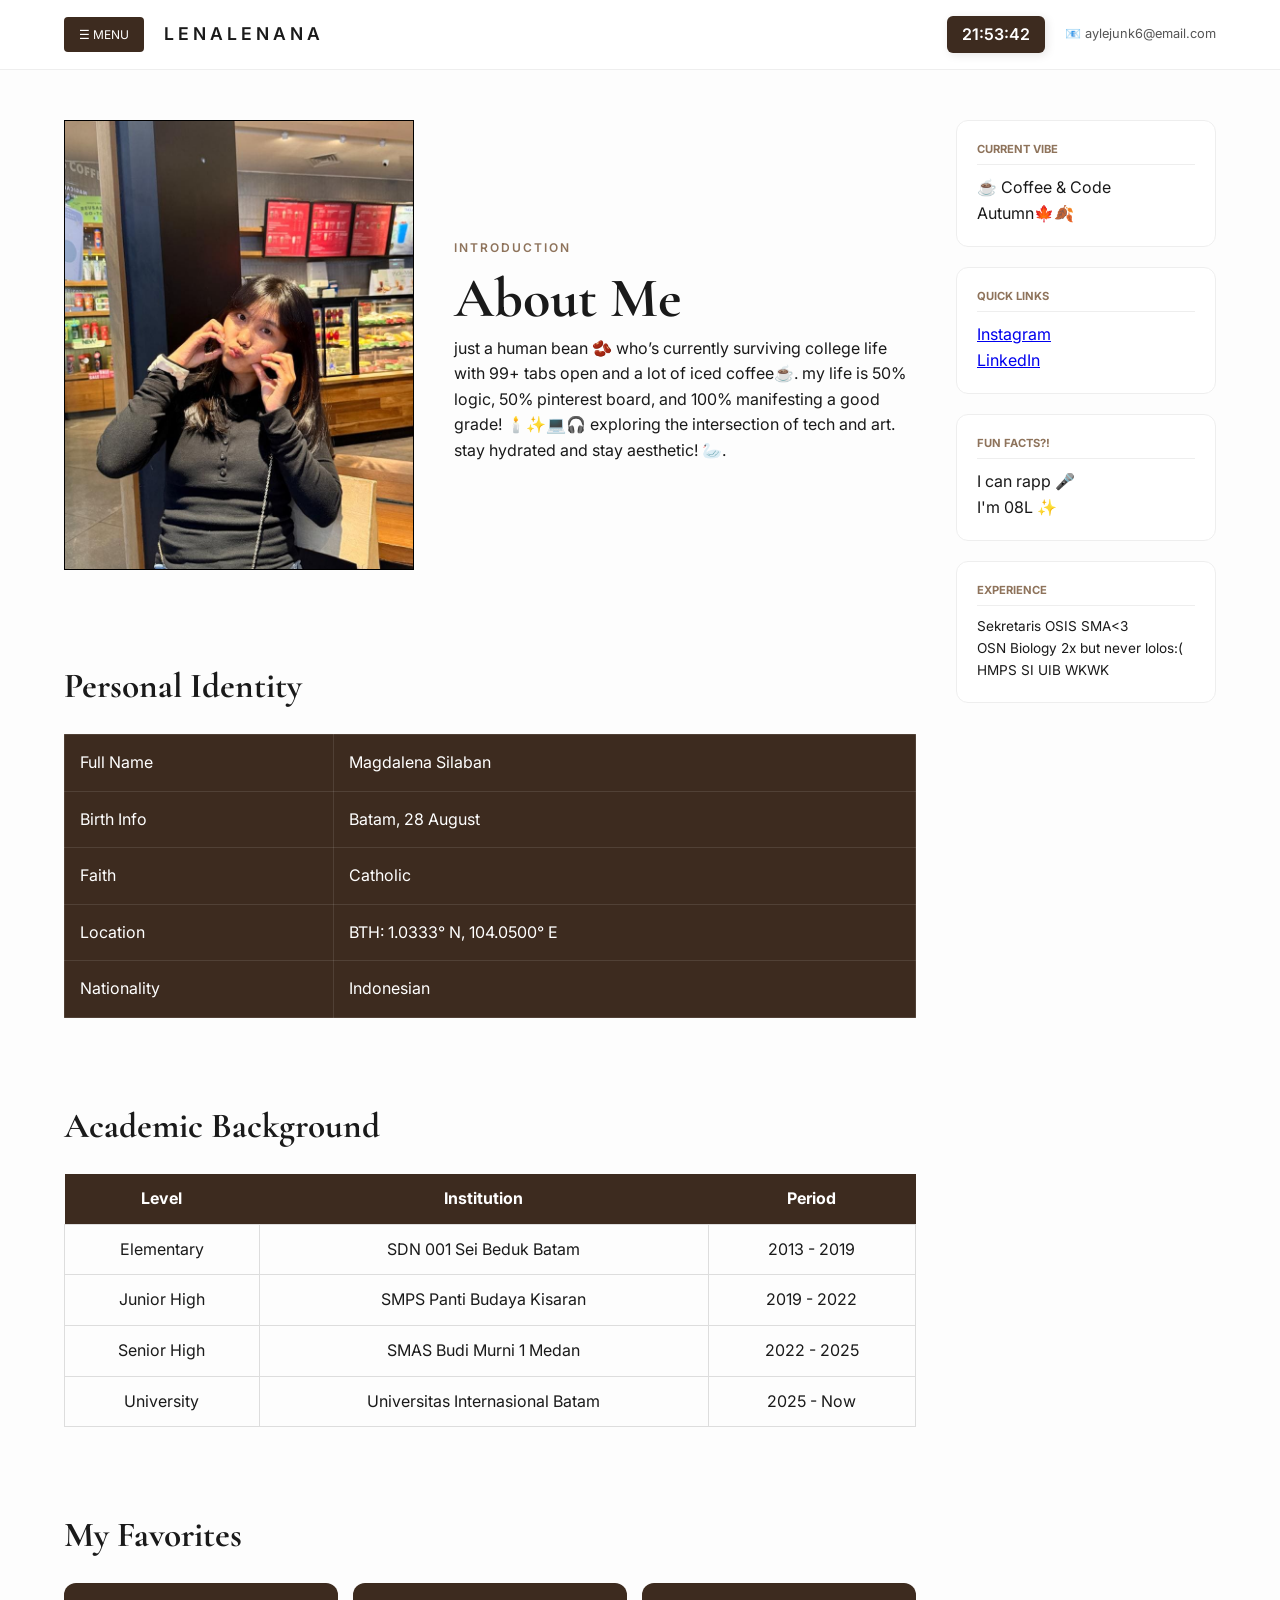
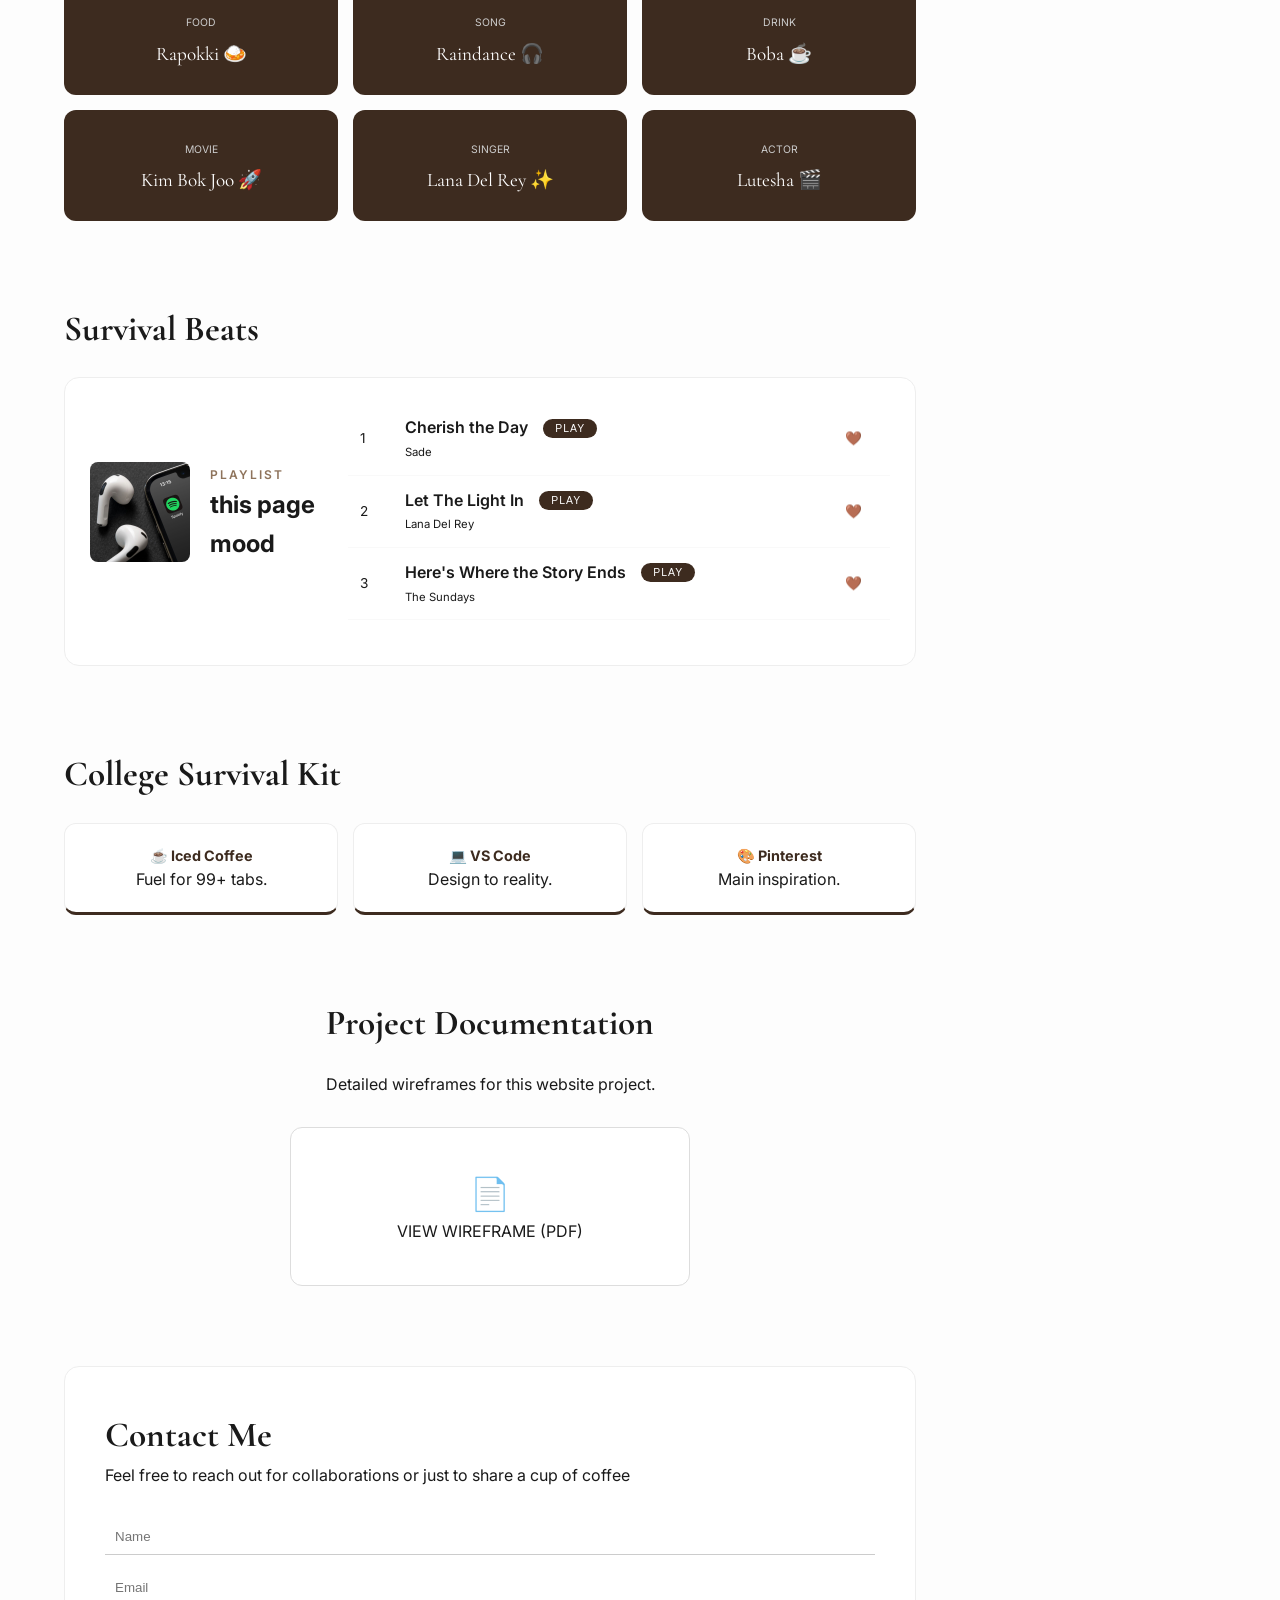
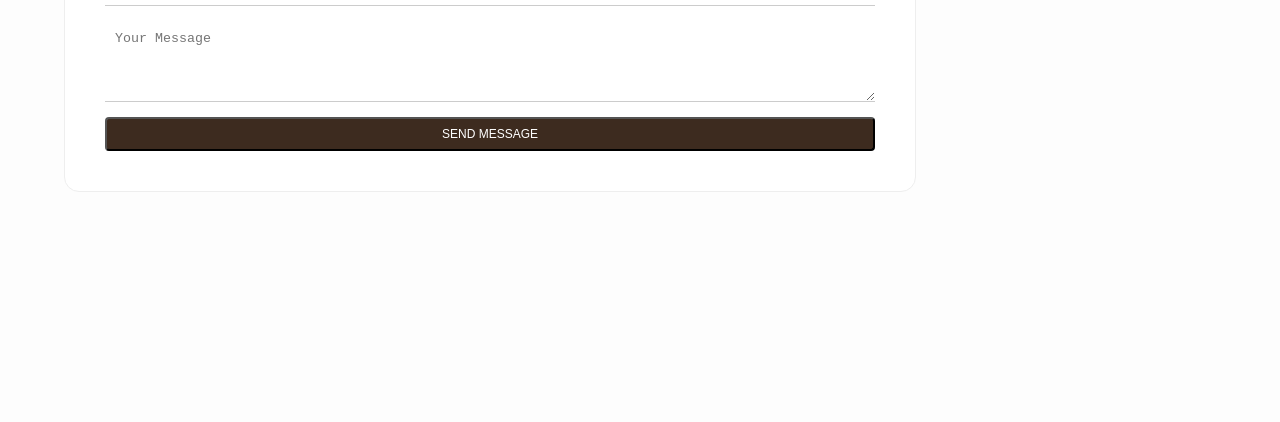
<file: index.html>
<!DOCTYPE html>
<html lang="id">
<head>
    <meta charset="UTF-8">
    <meta name="viewport" content="width=device-width, initial-scale=1.0">
    <title>LENALENANA | Official Profile</title>
    <link rel="stylesheet" href="style.css">
</head>
<body onload="startTime()">

<nav id="sideNav" class="sidenav">
    <a href="javascript:void(0)" class="closebtn" onclick="toggleNav()">&times;</a>
    <div class="nav-header"><h2 style="color: white; padding-left: 20px;">Navigation</h2></div>
    <a href="#me" onclick="toggleNav()">🏠 Home</a>
    <a href="#profil" onclick="toggleNav()">👤 Profile</a>
    <a href="#academy" onclick="toggleNav()">🎓 Academy</a>
    <a href="#favorites" onclick="toggleNav()">✨ Favorites</a>
    <a href="#playlist-spotify" onclick="toggleNav()">🎵 Playlist</a>
    <a href="#survival" onclick="toggleNav()">☕ Survival Kit</a>
    <a href="#wireframe" onclick="toggleNav()">📄 Wireframe</a>
    <a href="#contact" onclick="toggleNav()">📩 Contact Me</a>
</nav>
<header>
    <div class="nav-container">
        <div class="header-left">
            <div class="menu-btn" onclick="toggleNav()">☰ Menu</div>
            <span class="logo">LENALENANA</span>
        </div>
        <div class="header-right">
            <div id="clock" class="digital-clock">00:00:00</div>
            <div class="header-info">📧 aylejunk6@email.com</div>
        </div>
    </div>
</header>

<main class="wrapper">
    <div class="main-layout-container">
        
        <div class="content-left">
            <section id="me" class="section-me reveal active">
                <div class="me-content">
                    <div class="photo-container">
                        <img src="profil.jpg" alt="Profile" id="mainPhoto">
                    </div>
                    <div class="text-about">
                        <span class="label">Introduction</span>
                        <h1>About Me</h1>
                        <p class="description">just a human bean 🫘 who’s currently surviving college life with 99+ tabs open and a lot of iced coffee☕️. my life is 50% logic, 50% pinterest board, and 100% manifesting a good grade! 🕯️✨💻🎧 exploring the intersection of tech and art. stay hydrated and stay aesthetic! 🦢.</p>
                    </div>
                </div>
            </section>

            <section id="profil" class="section-profil reveal">
                <h3 class="title-serif">Personal Identity</h3>
                <table class="table-biodata">
                    <tr><td>Full Name</td><td>Magdalena Silaban</td></tr>
                    <tr><td>Birth Info</td><td>Batam, 28 August</td></tr>
                    <tr><td>Faith</td><td>Catholic</td></tr>
                    <tr><td>Location</td><td>BTH: 1.0333° N, 104.0500° E</td></tr>
                    <tr><td>Nationality</td><td>Indonesian</td></tr>
                </table>
            </section>

            <section id="academy" class="section-academy reveal">
                <h3 class="title-serif">Academic Background</h3>
                <table class="table-pendidikan">
                    <thead>
                        <tr><th>Level</th><th>Institution</th><th>Period</th></tr>
                    </thead>
                    <tbody>
                        <tr><td>Elementary</td><td>SDN 001 Sei Beduk Batam</td><td>2013 - 2019</td></tr>
                        <tr><td>Junior High</td><td>SMPS Panti Budaya Kisaran</td><td>2019 - 2022</td></tr>
                        <tr><td>Senior High</td><td>SMAS Budi Murni 1 Medan</td><td>2022 - 2025</td></tr>
                        <tr><td>University</td><td>Universitas Internasional Batam</td><td>2025 - Now</td></tr>
                    </tbody>
                </table>
            </section>

            <section id="favorites" class="section-fav reveal">
                <h3 class="title-serif">My Favorites</h3>
                <div class="fav-grid">
                    <div class="fav-item-dark" onclick="showPhoto('rapokki.jpg')">
                        <span class="fav-label-light">Food</span>
                        <p>Rapokki 🍛</p>
                    </div>
                    <div class="fav-item-dark">
                        <span class="fav-label-light">Song</span>
                        <p>Raindance 🎧</p>
                    </div>
                    <div class="fav-item-dark" onclick="showPhoto('drink.jpg')">
                        <span class="fav-label-light">Drink</span>
                        <p>Boba ☕</p>
                    </div>
                    <div class="fav-item-dark" onclick="showPhoto('movie.jpg')">
                        <span class="fav-label-light">Movie</span>
                        <p>Kim Bok Joo 🚀</p>
                    </div>
                    <div class="fav-item-dark" onclick="showPhoto('singer.jpg')">
                        <span class="fav-label-light">Singer</span>
                        <p>Lana Del Rey ✨</p>
                    </div>
                    <div class="fav-item-dark" onclick="showPhoto('aktor.jpg')">
                        <span class="fav-label-light">Actor</span>
                        <p>Lutesha 🎬</p>
                    </div>
                </div>
            </section>

   <section id="playlist-spotify" class="reveal">
                <h3 class="title-serif">Survival Beats</h3>
                <div class="spotify-container">
                    <audio id="spotifyAudio"><source src="" type="audio/mpeg"></audio>
                    <div class="spot-header">
                        <img src="mussic.jpg" class="spot-img">
                        <div>
                            <span class="label">Playlist</span>
                            <h2 style="font-size: 1.5rem; margin: 0;">this page mood</h2>
                        </div>
        <table class="spot-list">
            <tr>
                <td>1</td>
                <td>
                    <div class="track-row">
                        <span class="track-title">Cherish the Day</span>
                        <button class="play-pause-btn" onclick="playTrack('Cherish.mp3', this)">PLAY</button>
                    </div>
                    <small>Sade</small>
                </td>
                <td>🤎</td>
            </tr>
            <tr>
                <td>2</td>
                <td>
                    <div class="track-row">
                        <span class="track-title">Let The Light In</span>
                        <button class="play-pause-btn" onclick="playTrack('ldr.mp3', this)">PLAY</button>
                    </div>
                    <small>Lana Del Rey</small>
                </td>
                <td>🤎</td>
            </tr>
            <td>3</td>
                <td>
                    <div class="track-row">
                        <span class="track-title">Here's Where the Story Ends</span>
                        <button class="play-pause-btn" onclick="playTrack('The.mp3', this)">PLAY</button>
                    </div>
                    <small>The Sundays</small>
                </td>
                <td>🤎</td>
            </tr>
        </table>
    </div>
</section>
            </section>

            <section id="survival" class="reveal">
                <h3 class="title-serif">College Survival Kit</h3>
                <div class="survival-grid">
                    <div class="kit-card"><h3>☕ Iced Coffee</h3><p>Fuel for 99+ tabs.</p></div>
                    <div class="kit-card"><h3>💻 VS Code</h3><p>Design to reality.</p></div>
                    <div class="kit-card"><h3>🎨 Pinterest</h3><p>Main inspiration.</p></div>
                </div>
            </section>

            <section id="wireframe" class="section-wireframe reveal" style="text-align: center; margin-top: 80px;">
                <h3 class="title-serif">Project Documentation</h3>
                <p style="margin-bottom: 30px;">Detailed wireframes for this website project.</p>
                <a href="wireframe.pdf" target="_blank" class="wf-card-btn">
                    <div class="wf-inner">
                        <span style="font-size: 2rem;">📄</span>
                        <p>VIEW WIREFRAME (PDF)</p>
                    </div>
                </a>
            </section>

            <section id="contact" class="section-contact reveal" style="margin-top: 80px; padding-bottom: 100px;">
                <div class="contact-box">
                    <div class="contact-header">
                        <h3 class="title-serif" style="margin: 0;">Contact Me</h3>
                        <p>Feel free to reach out for collaborations 
                            or just to share a cup of coffee</p>
                    </div>
                    <form class="simple-form">
                        <input type="text" placeholder="Name">
                        <input type="email" placeholder="Email">
                        <textarea placeholder="Your Message" rows="4"></textarea>
                        <button type="button" class="menu-btn">Send Message</button>
                    </form>
                </div>
            </section>
        </div>

        <aside class="side-panel-right">

            <div class="card-group">

                <h3>Current Vibe</h3>

                <p>☕ Coffee & Code</p>

                <p>Autumn🍁🍂</p>

            </div>

            <div class="card-group">

                <h3>Quick Links</h3>

                <p><a href="www.instagram.com/kekeyihae">Instagram</a></p>

                <p><a href="#">LinkedIn</a></p>

            </div>

            <div class="card-group">

                <h3>Fun Facts?!</h3>

                <p>I can rapp 🎤</p>

                <p>I'm 08L ✨</p>

            </div>

            <div class="card-group">

                <h3>Experience</h3>

                <ul class="skill-list">

                    <li>Sekretaris OSIS SMA<3</li>

                    <li>OSN Biology 2x but never lolos:(</li>

                    <li>HMPS SI UIB WKWK</li>

                </ul>

            </div>

        </aside>

    </div>
</main>

<div id="photoModal" class="modal" onclick="closeModal()"><img class="modal-content" id="imgTarget"></div>

<script src="script.js"></script>
</body>
</html>
</file>
<file: style.css>
@import url('https://fonts.googleapis.com/css2?family=Cormorant+Garamond:ital,wght@1,600&family=Inter:wght@300;400;600&display=swap');

:root {
    --dark-choco: #3d2b1f;
    --nav-bg: #3d2b1f;
    --accent: #8e735b;
    --light-bg: #fdfdfd;
}

* { box-sizing: border-box; margin: 0; padding: 0; }
html { scroll-behavior: smooth; }
body { font-family: 'Inter', sans-serif; background-color: var(--light-bg); color: #1a1a1a; overflow-x: hidden; line-height: 1.6; }

/* HEADER & NAV */
header {

    position: fixed;

    top: 0;

    width: 100%;

    background: #fff;

    padding: 10px 5%;

    z-index: 100;

    border-bottom: 1px solid #eee;

    height: 70px;

}



.nav-container {

    display: flex;

    justify-content: space-between;

    align-items: center;

    height: 100%;

}



.header-left, .header-right {

    display: flex;

    align-items: center;

    gap: 20px;

}



.logo {

    font-weight: 600;

    letter-spacing: 4px;

    font-size: 1.1rem;

}



.menu-btn {

    background: var(--nav-bg);

    color: white;

    padding: 8px 15px;

    border-radius: 4px;

    cursor: pointer;

    font-size: 0.75rem;

    text-transform: uppercase;

}



.digital-clock {

    background: var(--dark-choco);

    color: white;

    padding: 6px 15px;

    border-radius: 6px;

    font-weight: 600;

    font-size: 1rem;

    box-shadow: 2px 2px 10px rgba(0,0,0,0.1);

}



.header-info {

    font-size: 0.8rem;

    color: #555;

}


.sidenav { height: 100%; width: 0; position: fixed; z-index: 200; top: 0; left: 0; background-color: var(--nav-bg); overflow-x: hidden; transition: 0.5s; padding-top: 60px; }
.sidenav a { padding: 15px 30px; text-decoration: none; font-size: 1rem; color: white !important; display: block; }
.sidenav .closebtn { position: absolute; top: 10px; right: 25px; font-size: 36px; color: white; }

/* LAYOUT */
.wrapper { width: 90%; max-width: 1200px; margin: 120px auto 50px; }
.main-layout-container { display: flex; justify-content: space-between; gap: 40px; align-items: flex-start; }
.content-left { flex: 1; min-width: 0; }
.side-panel-right { flex: 0 0 260px; position: sticky; top: 100px; height: fit-content; }

/* CONTENT STYLES */
section { margin-bottom: 80px; }
.me-content { display: flex; align-items: center; gap: 40px; margin-bottom: 30px; }
.photo-container img { width: 350px; height: 450px; object-fit: cover; border: 1px solid #000; }
.text-about h1 { font-family: 'Cormorant Garamond', serif; font-size: 3.5rem; line-height: 1; margin: 10px 0; }
.label { color: var(--accent); font-size: 0.75rem; text-transform: uppercase; font-weight: 600; letter-spacing: 2px; }

/* TABLES */
.title-serif { font-family: 'Cormorant Garamond', serif; font-size: 2.2rem; margin-bottom: 20px; }
.table-biodata, .table-pendidikan { width: 100%; border-collapse: collapse; margin-bottom: 20px; }
.table-biodata { background: var(--dark-choco); color: white; }
.table-biodata td { padding: 15px; border: 1px solid rgba(255,255,255,0.1); }
.table-pendidikan th { background: var(--dark-choco); color: white; padding: 12px; }
.table-pendidikan td { border: 1px solid #ddd; padding: 12px; text-align: center; }

/* FAVORITE GRID */
.fav-grid { display: grid; grid-template-columns: repeat(3, 1fr); gap: 15px; }
.fav-item-dark { background: var(--dark-choco); color: white; padding: 25px; border-radius: 12px; text-align: center; cursor: pointer; transition: 0.3s; }
.fav-item-dark:hover { background: var(--accent); transform: translateY(-5px); }
.fav-label-light { font-size: 0.65rem; color: #ccc; text-transform: uppercase; }
.fav-item-dark p { font-family: 'Cormorant Garamond', serif; font-size: 1.2rem; margin-top: 5px; color: white; }

/* SPOTIFY */
.spotify-container { background: #fff; border: 1px solid #eee; padding: 25px; border-radius: 15px; }
.spot-header { display: flex; gap: 20px; align-items: center; margin-bottom: 20px; }
.spot-img { width: 100px; height: 100px; border-radius: 8px; object-fit: cover; }
.spot-list { width: 100%; border-collapse: collapse; }
.spot-list tr { cursor: pointer; }
.spot-list tr:hover { background: #f9f9f9; }
.spot-list td { padding: 12px; border-bottom: 1px solid #f9f9f9; font-size: 0.85rem; }

/* SURVIVAL KIT GRID (THE FIX) */
.survival-grid { 
    display: grid !important; 
    grid-template-columns: repeat(3, 1fr) !important; 
    gap: 15px; 
}
.kit-card { background: #fff; border: 1px solid #eee; padding: 20px; border-radius: 12px; text-align: center; border-bottom: 3px solid var(--dark-choco); }
.kit-card h3 { font-size: 0.9rem; color: var(--dark-choco); }

/* WIREFRAME & CONTACT */
.wf-box { border: 2px dashed #ccc; padding: 40px; border-radius: 15px; transition: 0.3s; }
.wf-box:hover { border-color: var(--dark-choco); background: #f9f9f9; }
.contact-form { display: flex; flex-direction: column; gap: 15px; }
.contact-form input, .contact-form textarea { width: 100%; padding: 12px; border: none; border-bottom: 1px solid #ccc; outline: none; background: transparent; }

/* SIDEBAR CARD */
.card-group { background: white; padding: 20px; border: 1px solid #eee; border-radius: 12px; margin-bottom: 20px; }
.card-group h3 { font-size: 0.7rem; color: var(--accent); text-transform: uppercase; border-bottom: 1px solid #eee; padding-bottom: 5px; margin-bottom: 10px; }
.skill-list { list-style: none; font-size: 0.85rem; }

/* MODAL & ANIMATION */
.modal { display: none; position: fixed; z-index: 1000; left: 0; top: 0; width: 100%; height: 100%; background: rgba(0,0,0,0.5); align-items: center; justify-content: center; }
.modal-content { max-width: 80%; border-radius: 10px; }
.reveal { opacity: 0; transform: translateY(30px); transition: 1s all ease; }
.reveal.active { opacity: 1; transform: translateY(0); }

/* TAMBAHAN UNTUK BAGIAN BARU DI BAWAH */

.wf-card-btn {
    text-decoration: none;
    color: inherit;
    display: inline-block;
    width: 100%;
    max-width: 400px;
}

.wf-inner {
    border: 1px solid #ddd;
    padding: 40px;
    border-radius: 12px;
    background: #fff;
    transition: 0.3s;
}

.wf-inner:hover {
    border-color: var(--accent);
    transform: translateY(-5px);
}

.contact-box {
    background: #fff;
    border: 1px solid #eee;
    padding: 40px;
    border-radius: 15px;
}

.simple-form {
    display: flex;
    flex-direction: column;
    gap: 15px;
    margin-top: 30px;
}

.simple-form input, .simple-form textarea {
    width: 100%;
    padding: 10px;
    border: none;
    border-bottom: 1px solid #ccc;
    outline: none;
}

/* Container untuk judul dan tombol */
.track-row {
    display: flex;
    align-items: center;
    gap: 15px; /* Jarak antara judul dan tombol */
}

.track-title {
    font-weight: 600;
    font-size: 1rem;
}

/* Tombol Play/Pause Style */
.play-pause-btn {
    background: #3d2b1f; /* Warna cokelat tua favoritmu */
    color: white;
    border: none;
    padding: 4px 12px;
    border-radius: 20px;
    font-size: 0.65rem;
    cursor: pointer;
    text-transform: uppercase;
    letter-spacing: 1px;
    transition: 0.3s;
}

.play-pause-btn:hover {
    background: #8e735b; /* Warna aksen cokelat muda */
}
</file>
